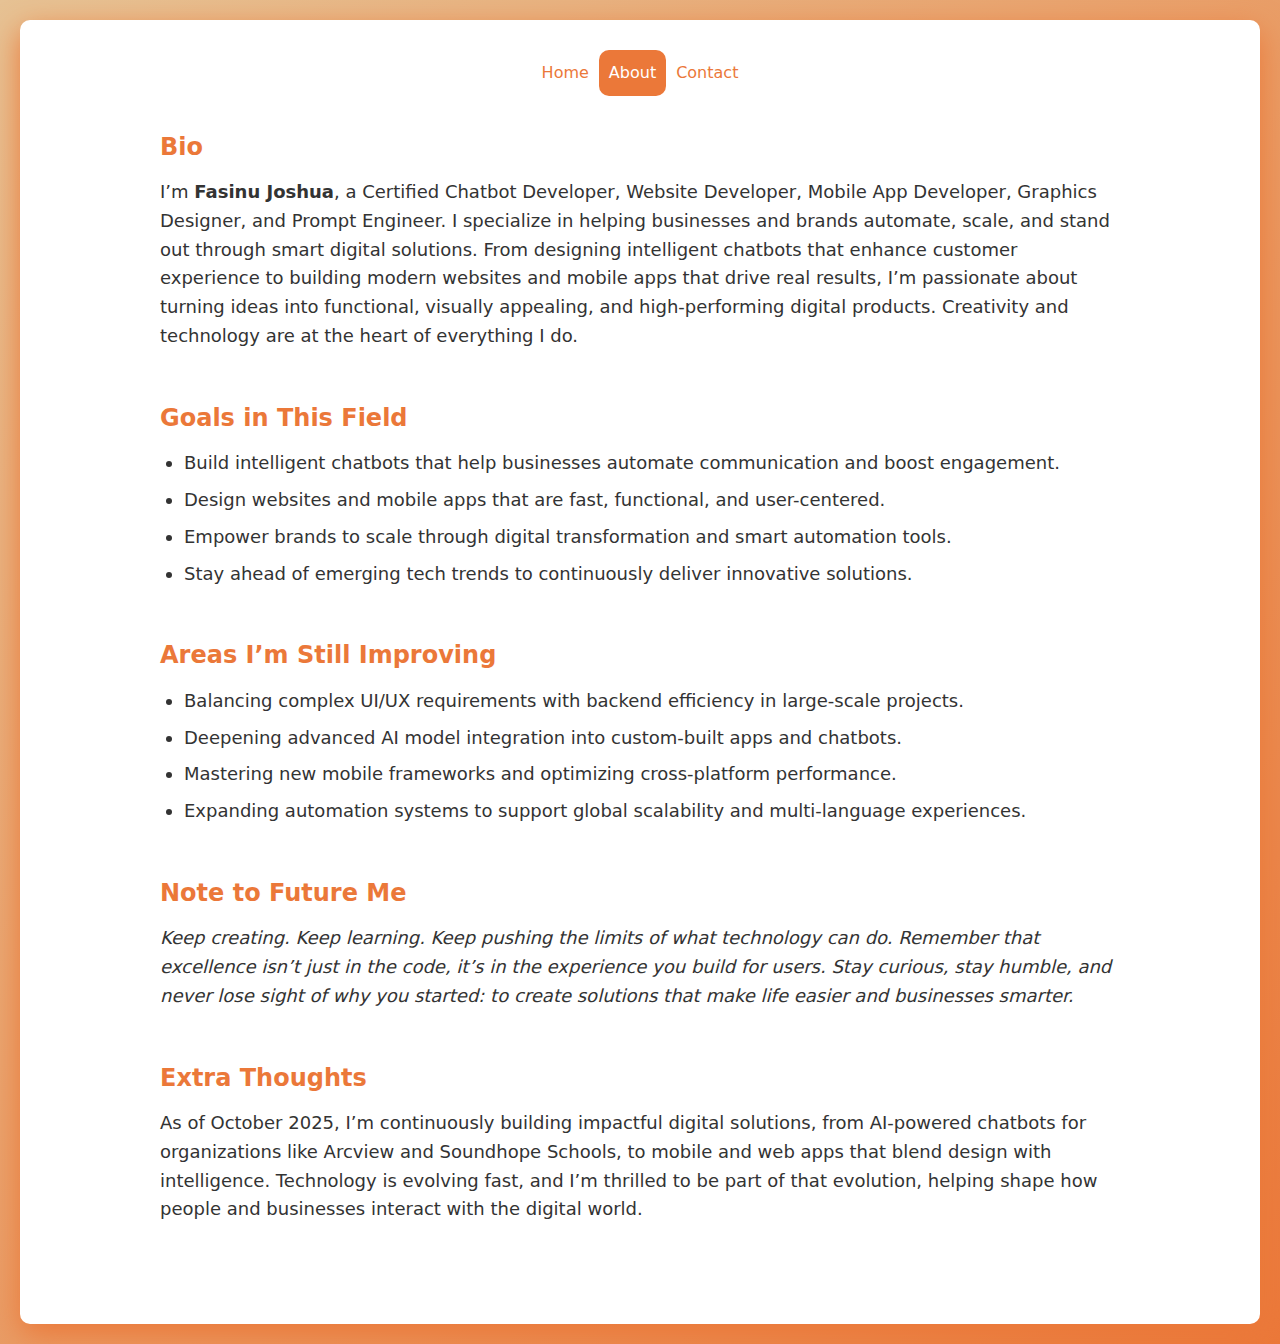
<file: about.html>
<!DOCTYPE html>
<html lang="en">
<head>
  <meta charset="UTF-8">
  <meta name="viewport" content="width=device-width, initial-scale=1.0">
  <title>About Fasinu Joshua</title>
  <link rel="stylesheet" href="styles.css">
</head>
<body>
  <div class="container">
    <nav>
      <a href="index.html">Home</a>
      <a class="active" href="about.html">About</a>
      <a href="contact.html">Contact</a>
    </nav>
    
    <main data-testid="test-about-page" class="about-me-page">
      <section class="bio-section">
        <h2>Bio</h2>
        <p data-testid="test-about-bio">
          I’m <strong>Fasinu Joshua</strong>, a Certified Chatbot Developer, Website Developer, Mobile App Developer, Graphics Designer, and Prompt Engineer.  
          I specialize in helping businesses and brands automate, scale, and stand out through smart digital solutions.  
          From designing intelligent chatbots that enhance customer experience to building modern websites and mobile apps that drive real results, I’m passionate about turning ideas into functional, visually appealing, and high-performing digital products.  
          Creativity and technology are at the heart of everything I do.
        </p>
      </section>

      <section class="goals-section">
        <h2>Goals in This Field</h2>
        <ul data-testid="test-about-goals">
          <li>Build intelligent chatbots that help businesses automate communication and boost engagement.</li>
          <li>Design websites and mobile apps that are fast, functional, and user-centered.</li>
          <li>Empower brands to scale through digital transformation and smart automation tools.</li>
          <li>Stay ahead of emerging tech trends to continuously deliver innovative solutions.</li>
        </ul>
      </section>

      <section class="confidence-section">
        <h2>Areas I’m Still Improving</h2>
        <ul data-testid="test-about-confidence">
          <li>Balancing complex UI/UX requirements with backend efficiency in large-scale projects.</li>
          <li>Deepening advanced AI model integration into custom-built apps and chatbots.</li>
          <li>Mastering new mobile frameworks and optimizing cross-platform performance.</li>
          <li>Expanding automation systems to support global scalability and multi-language experiences.</li>
        </ul>
      </section>

      <section class="future-note-section">
        <h2>Note to Future Me</h2>
        <p data-testid="test-about-future-note" class="italic">
          Keep creating. Keep learning. Keep pushing the limits of what technology can do.  
          Remember that excellence isn’t just in the code, it’s in the experience you build for users.  
          Stay curious, stay humble, and never lose sight of why you started: to create solutions that make life easier and businesses smarter.
        </p>
      </section>

      <section class="extra-thoughts-section">
        <h2>Extra Thoughts</h2>
        <p data-testid="test-about-extra">
          As of October 2025, I’m continuously building impactful digital solutions, from AI-powered chatbots for organizations like Arcview and Soundhope Schools, to mobile and web apps that blend design with intelligence.  
          Technology is evolving fast, and I’m thrilled to be part of that evolution, helping shape how people and businesses interact with the digital world.
        </p>
      </section>
    </main>
  </div>
</body>
</html>
</file>
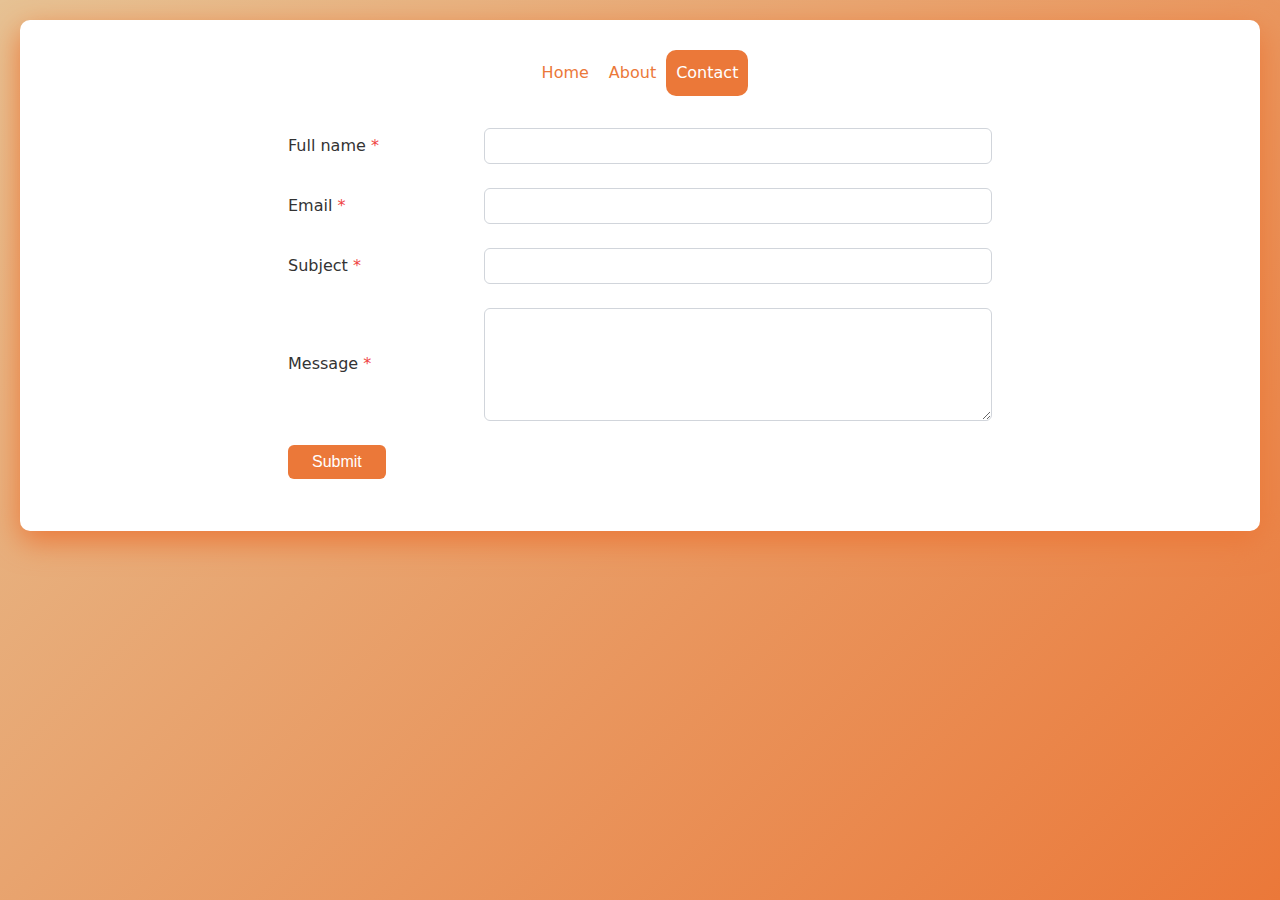
<file: contact.html>
<!DOCTYPE html>
<html lang="en">
<head>
  <meta charset="UTF-8">
  <meta name="viewport" content="width=device-width, initial-scale=1.0">
  <title>Contact Us</title>
  <link rel="stylesheet" href="styles.css">
</head>
<body>
  <div class="container">
  <nav>
    <a href="index.html">Home</a>
    <a href="about.html">About</a>
    <a class="active" href="contact.html">Contact</a>

  </nav>
  <div class="contact-us-page">
    <div id="success-message" class="success-message hidden" role="alert" data-testid="test-contact-success">
      Thank you for your message! We'll get back to you as soon as possible.
    </div>
    <form id="contact-form" novalidate>
      <div class="form-group">
        <label for="contact-name">Full name <span class="required">*</span></label>
        <input
          type="text"
          id="contact-name"
          name="name"
          data-testid="test-contact-name"
          aria-describedby="contact-error-name"
        >
        <p id="contact-error-name" class="error hidden" data-testid="test-contact-error-name"></p>
      </div>
      <div class="form-group">
        <label for="contact-email">Email <span class="required">*</span></label>
        <input
          type="email"
          id="contact-email"
          name="email"
          data-testid="test-contact-email"
          aria-describedby="contact-error-email"
        >
        <p id="contact-error-email" class="error hidden" data-testid="test-contact-error-email"></p>
      </div>
      <div class="form-group">
        <label for="contact-subject">Subject <span class="required">*</span></label>
        <input
          type="text"
          id="contact-subject"
          name="subject"
          data-testid="test-contact-subject"
          aria-describedby="contact-error-subject"
        >
        <p id="contact-error-subject" class="error hidden" data-testid="test-contact-error-subject"></p>
      </div>
      <div class="form-group">
        <label for="contact-message">Message <span class="required">*</span></label>
        <textarea
          id="contact-message"
          name="message"
          rows="5"
          data-testid="test-contact-message"
          aria-describedby="contact-error-message"
        ></textarea>
        <p id="contact-error-message" class="error hidden" data-testid="test-contact-error-message"></p>
      </div>
      <button type="submit" data-testid="test-contact-submit">Submit</button>
    </form>
  </div>
  </div>
  <script src="contact.js"></script>
</body>
</html>
</file>
<file: styles.css>
/* Global Reset */
* {
  margin: 0;
  padding: 0;
  box-sizing: border-box;
}

body {
  font-family: system-ui, -apple-system, sans-serif;
  line-height: 1.6;
  color: #333;
  padding: 20px;
  min-height: 100vh;
  background: linear-gradient(135deg, #e6c294 0%, #EB7839 100%);
}

.container{
  background-color: #fff;
  padding: 20px;
  border-radius: 10px;
  transition: transform 0.3s ease, box-shadow 0.3s ease;
  box-shadow: 0 10px 30px #EB7839;
}
.container:hover{
  transform: translateY(-5px);
  box-shadow: 0 15px 35px #EB7839;

}

/* Contact Us Page */
.contact-us-page {
  max-width: 48rem; /* 768px */
  margin: 0 auto;
  padding: 1rem;
}

h2{
  color: #EB7839;
}

nav{
  display: flex;
  justify-content: center;
  margin-top: 10px;
}
nav a{
  padding: 10px;
  text-decoration: none;
  color: #EB7839;
}
nav a:hover{
  background-color: #EB7839;
  color: white;
  border-radius: 10px;
}
.active{
  background-color: #EB7839;
            color: white;
            border-radius: 10px;
}


@media (min-width: 768px) {
  .contact-us-page {
    padding: 2rem;
  }
}

.success-message {
  background-color: #d1fae5;
  border: 1px solid #10b981;
  color: #065f46;
  padding: 1rem;
  border-radius: 0.375rem;
  margin-bottom: 1.5rem;
}

.hidden {
  display: none;
}

.form-group {
  margin-bottom: 1.5rem;
}

.form-group label {
  display: block;
  font-weight: 500;
  margin-bottom: 0.25rem;
}

.required {
  color: #ef4444;
}

.form-group input,
.form-group textarea {
  width: 100%;
  padding: 0.5rem 0.75rem;
  border: 1px solid #d1d5db;
  border-radius: 0.375rem;
  font-size: 1rem;
}

.form-group input:focus,
.form-group textarea:focus {
  outline: 2px solid #f06114;
  outline-offset: 2px;
  border-color: #EB7839;
}

.form-group textarea {
  resize: vertical;
}

.error {
  color: #dc2626;
  font-size: 0.875rem;
  margin-top: 0.25rem;
}

.form-group input[aria-invalid="true"],
.form-group textarea[aria-invalid="true"] {
  border-color: #dc2626;
}

button {
  background-color: #EB7839;
  color: white;
  padding: 0.5rem 1.5rem;
  border: none;
  border-radius: 0.375rem;
  font-size: 1rem;
  cursor: pointer;
  transition: background-color 0.2s;
}

button:hover {
  background-color: #f06114;
}

button:focus {
  outline: 2px solid #f06114;
  outline-offset: 2px;
}

@media (min-width: 768px) {
  .form-group {
    display: flex;
    align-items: center;
    gap: 1rem;
  }
  .form-group label {
    width: 180px;
    margin-bottom: 0;
  }
  .form-group input,
  .form-group textarea {
    flex: 1;
  }
}

/* About Me Page */
.about-me-page {
  max-width: 64rem; /* 1024px */
  margin: 0 auto;
  padding: 1rem;
}

@media (min-width: 768px) {
  .about-me-page {
    padding: 2rem;
  }
}

.about-me-page section {
  margin-bottom: 3rem;
}

.about-me-page h2 {
  font-size: 1.5rem;
  font-weight: 700;
  margin-bottom: 0.75rem;
}

.about-me-page p,
.about-me-page ul {
  font-size: 1.125rem;
}

.about-me-page ul {
  list-style: disc;
  padding-left: 1.5rem;
  margin-bottom: 1rem;
}

.about-me-page li {
  margin-bottom: 0.5rem;
}

.italic {
  font-style: italic;
}
</file>
